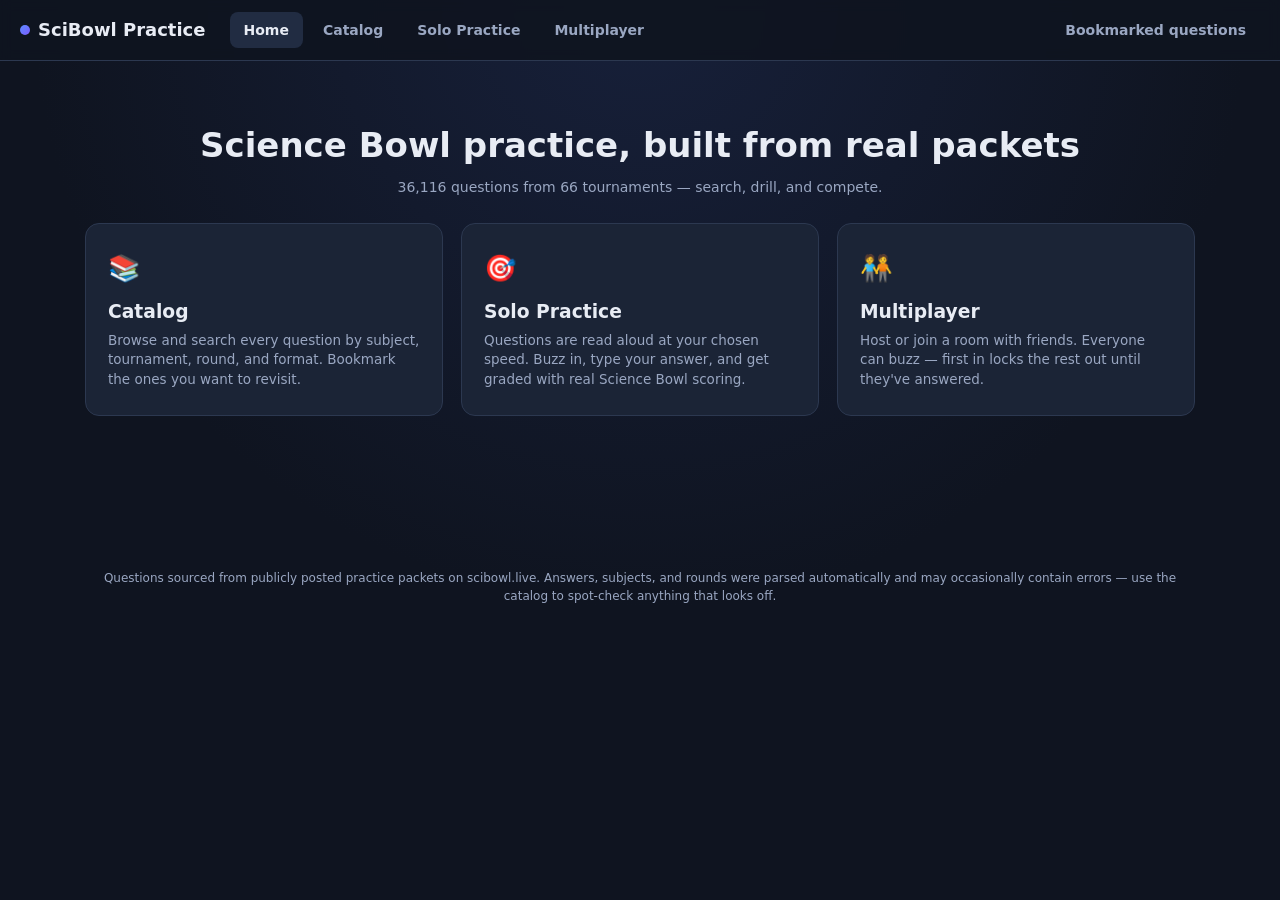
<file: index.html>
<!DOCTYPE html>
<html lang="en">
<head>
<meta charset="UTF-8" />
<meta name="viewport" content="width=device-width, initial-scale=1.0" />
<title>SciBowl Practice</title>
<link rel="stylesheet" href="css/style.css" />
</head>
<body>
<nav class="nav">
  <div class="brand"><span class="dot"></span> SciBowl Practice</div>
  <a class="navlink active" href="index.html">Home</a>
  <a class="navlink" href="catalog.html">Catalog</a>
  <a class="navlink" href="solo.html">Solo Practice</a>
  <a class="navlink" href="multiplayer.html">Multiplayer</a>
  <div class="spacer"></div>
  <a class="navlink" href="bookmarks.html">Bookmarked questions</a>
</nav>

<div class="hero">
  <h1>Science Bowl practice, built from real packets</h1>
  <p class="subtitle" id="tagline">Loading question bank…</p>

  <div class="mode-grid container" style="padding-top:0;">
    <a class="mode-card" href="catalog.html">
      <div class="icon">📚</div>
      <h3>Catalog</h3>
      <p>Browse and search every question by subject, tournament, round, and format. Bookmark the ones you want to revisit.</p>
    </a>
    <a class="mode-card" href="solo.html">
      <div class="icon">🎯</div>
      <h3>Solo Practice</h3>
      <p>Questions are read aloud at your chosen speed. Buzz in, type your answer, and get graded with real Science Bowl scoring.</p>
    </a>
    <a class="mode-card" href="multiplayer.html">
      <div class="icon">🧑‍🤝‍🧑</div>
      <h3>Multiplayer</h3>
      <p>Host or join a room with friends. Everyone can buzz — first in locks the rest out until they've answered.</p>
    </a>
  </div>
</div>

<div class="container">
  <div class="footer-note">
    Questions sourced from publicly posted practice packets on scibowl.live. Answers, subjects, and rounds were parsed automatically and may occasionally contain errors — use the catalog to spot-check anything that looks off.
  </div>
</div>

<script src="js/data.js"></script>
<script>
  SBData.load().then(() => {
    const n = SBData.meta.totalQuestions.toLocaleString();
    const t = SBData.meta.tournaments.length;
    document.getElementById('tagline').textContent = `${n} questions from ${t} tournaments — search, drill, and compete.`;
  }).catch(() => {
    document.getElementById('tagline').textContent = 'Could not load the question bank. Try refreshing.';
  });
</script>
</body>
</html>
</file>
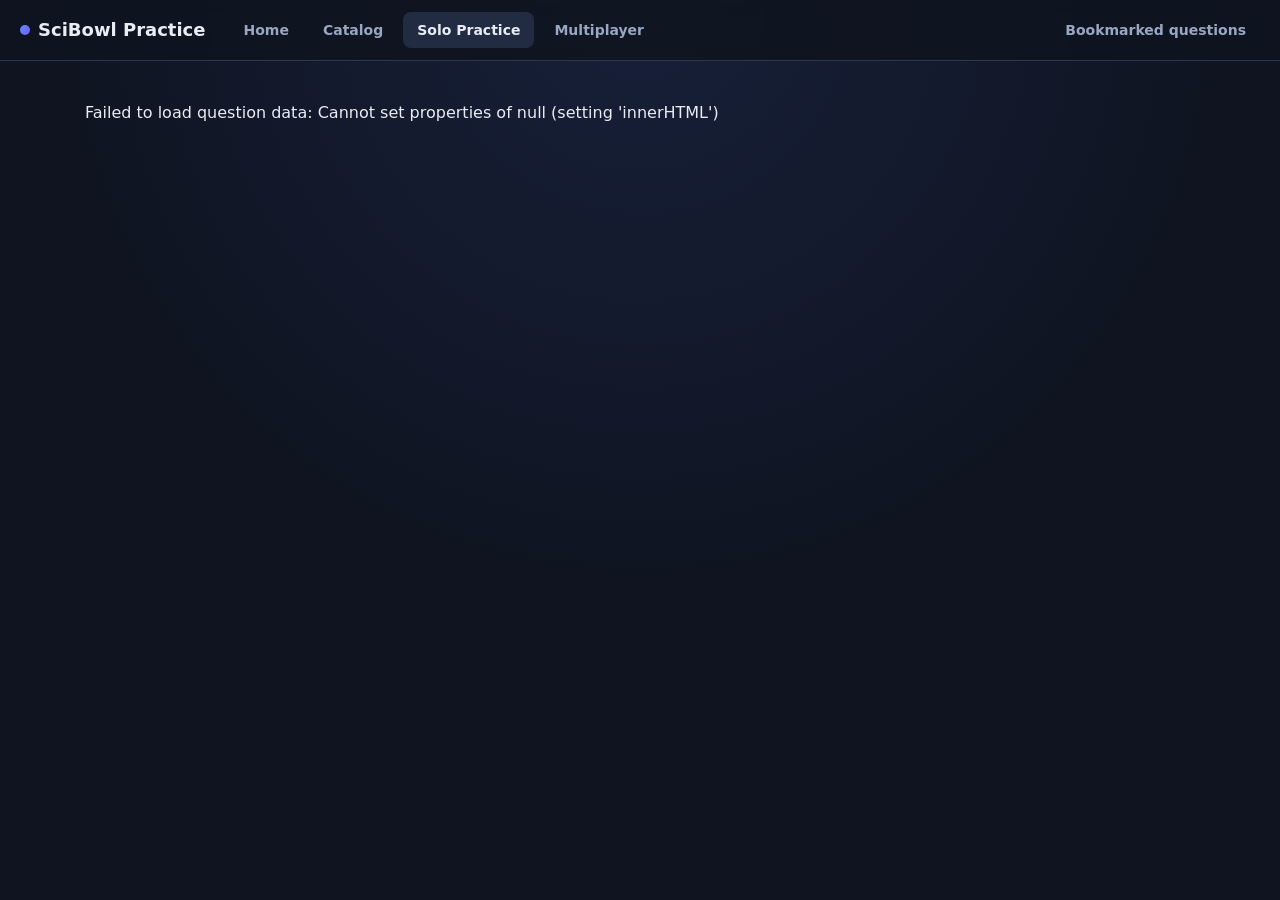
<file: solo.html>
<!DOCTYPE html>
<html lang="en">
<head>
<meta charset="UTF-8" />
<meta name="viewport" content="width=device-width, initial-scale=1.0" />
<title>Solo Practice · SciBowl Practice</title>
<link rel="stylesheet" href="css/style.css" />
</head>
<body>
<nav class="nav">
  <div class="brand"><span class="dot"></span> SciBowl Practice</div>
  <a class="navlink" href="index.html">Home</a>
  <a class="navlink" href="catalog.html">Catalog</a>
  <a class="navlink active" href="solo.html">Solo Practice</a>
  <a class="navlink" href="multiplayer.html">Multiplayer</a>
  <div class="spacer"></div>
  <a class="navlink" href="bookmarks.html">Bookmarked questions</a>
</nav>

<!-- ============== SETUP SCREEN ============== -->
<div class="container" id="setupScreen">
  <h1>Solo Practice</h1>
  <p class="subtitle">Pick what you want to drill, then start. Questions and answer choices reveal themselves on screen — buzz in with <kbd>Space</kbd> whenever you're ready.</p>

  <div class="setup-grid">
    <div class="panel">
      <div class="filter-head">
        <div class="section-title" style="margin:0;">Filters</div>
        <div class="filter-actions">
          <button class="btn small ghost" id="selectAllBtn">Select all</button>
          <button class="btn small ghost" id="clearFiltersBtn">Clear all</button>
        </div>
      </div>

      <div class="section-title">Subject</div>
      <div class="chip-row" id="subjectChips"></div>

      <div class="section-title">Round</div>
      <div class="dual-slider" id="roundSlider">
        <div class="track"></div>
        <div class="range-fill" id="roundSliderFill"></div>
        <input type="range" id="roundMin" min="1" max="17" value="1" step="1" />
        <input type="range" id="roundMax" min="1" max="17" value="17" step="1" />
      </div>
      <div class="round-range-label" id="roundRangeLabel">Rounds 1–17</div>
      <label style="display:flex; align-items:center; gap:8px; cursor:pointer; margin-top:8px;">
        <input type="checkbox" id="includeUnlabeledRounds" checked /> Include unlabeled rounds
      </label>

      <div class="section-title">Question type</div>
      <div class="chip-row" id="qtypeChips"></div>

      <div class="section-title">Format</div>
      <div class="chip-row" id="formatChips"></div>

      <div class="section-title">Tournament</div>
      <select id="tournamentSelect" style="width:100%; max-width: 420px;">
        <option value="">All tournaments</option>
      </select>

      <div class="section-title">Other</div>
      <label style="display:flex; align-items:center; gap:8px; cursor:pointer; margin-bottom:8px;">
        <input type="checkbox" id="bookmarkedOnly" /> Only play my bookmarked questions
      </label>
      <label style="display:flex; align-items:center; gap:8px; cursor:pointer;">
        <input type="checkbox" id="includeVisual" /> Include visual bonuses (reference an image we can't show)
      </label>
    </div>

    <div class="panel">
      <div class="section-title" style="margin-top:0;">Reveal speed</div>
      <div class="slider-row">
        <input type="range" id="rateSlider" min="0.5" max="2.5" step="0.1" value="1" />
        <span class="slider-value" id="rateValue">1.0×</span>
      </div>
      <p class="small-note">Questions type themselves onto the screen instead of being read aloud — this controls how fast.</p>

      <div style="margin-top:22px;">
        <button class="btn primary" id="startBtn" style="width:100%; justify-content:center; font-size:15px; padding:12px;">Start practice</button>
        <p class="small-note" id="matchCount" style="margin-top:10px;"></p>
      </div>
    </div>
  </div>

  <div class="section-title">Shortcuts</div>
  <div class="panel small-note">
    <kbd>Space</kbd> buzz in &nbsp;·&nbsp; <kbd>Enter</kbd> submit answer &nbsp;·&nbsp; <kbd>N</kbd> next / skip &nbsp;·&nbsp;
    <kbd>Q</kbd> override grading &nbsp;·&nbsp; <kbd>B</kbd> bookmark &nbsp;·&nbsp; <kbd>P</kbd> pause
  </div>
</div>

<!-- ============== GAME SCREEN ============== -->
<div class="game-wrap" id="gameScreen" style="display:none;">
  <div class="score-bar">
    <div class="stat-group">
      <div class="stat-pill correct"><span class="n" id="correctCount">0</span><span class="l">Correct</span></div>
      <div class="stat-pill incorrect"><span class="n" id="incorrectCount">0</span><span class="l">Incorrect</span></div>
      <div class="stat-pill skipped"><span class="n" id="skippedCount">0</span><span class="l">Skipped</span></div>
    </div>
    <div style="display:flex; gap:8px; align-items:center;">
      <span class="pause-badge" id="pauseBadge" style="display:none;">⏸ Paused</span>
      <button class="btn small" id="pauseBtn">Pause (P)</button>
    </div>
  </div>

  <div class="meta-strip" id="metaStrip"></div>

  <div class="question-panel">
    <div class="status-pill" id="statusPill" style="display:none;"></div>
    <div class="reveal-tags" id="revealTags">
      <span class="tag" id="revealSubjectTag"></span>
      <span class="tag" id="revealFormatTag"></span>
      <span class="tag" id="revealQtypeTag"></span>
    </div>
    <div class="q-display" id="qDisplay"></div>
    <div class="choices-display" id="choicesDisplay" style="display:none;">
      <div class="choice-box" data-letter="W"><span class="letter">W)</span><span class="choice-text" id="choiceTextW"></span></div>
      <div class="choice-box" data-letter="X"><span class="letter">X)</span><span class="choice-text" id="choiceTextX"></span></div>
      <div class="choice-box" data-letter="Y"><span class="letter">Y)</span><span class="choice-text" id="choiceTextY"></span></div>
      <div class="choice-box" data-letter="Z"><span class="letter">Z)</span><span class="choice-text" id="choiceTextZ"></span></div>
    </div>

    <div class="timer-row" id="timerRow" style="display:none;">
      <div class="timer-bar-track"><div class="timer-bar-fill" id="timerFill"></div></div>
      <div class="timer-label" id="timerLabel">4.0s</div>
    </div>

    <div class="answer-input-row" id="answerRow" style="display:none;">
      <input type="text" id="answerInput" placeholder="Type your answer and press Enter…" autocomplete="off" />
      <button class="btn primary" id="submitAnswerBtn">Submit</button>
    </div>

    <div class="reveal-box" id="revealBox" style="display:none;"></div>

    <div class="controls-row">
      <button class="btn icon-btn" id="bookmarkBtn" title="Bookmark (B)">☆</button>
      <button class="btn primary" id="buzzBtn" style="display:none;">🔔 Buzz in (Space)</button>
      <button class="btn" id="nextBtn">Next / Skip (N)</button>
      <button class="btn ghost" id="overrideBtn" style="display:none;">↺ Override grading (Q)</button>
      <span class="shortcut-hint">Space buzz · N next/skip · Q override · B bookmark · P pause</span>
    </div>
  </div>

  <div class="section-title">Previous questions</div>
  <div class="q-log" id="questionLog"></div>
</div>

<script src="js/data.js"></script>
<script src="js/answer-check.js"></script>
<script src="js/reveal.js"></script>
<script src="js/solo.js"></script>
</body>
</html>
</file>
<file: css/style.css>
:root {
  --bg: #0f1420;
  --bg-alt: #161d2e;
  --panel: #1b2436;
  --panel-2: #212c42;
  --border: #2c3850;
  --text: #e8ecf4;
  --text-dim: #9aa7c2;
  --accent: #5b8cff;
  --accent-2: #7c5cff;
  --good: #35c281;
  --bad: #ef5a6f;
  --warn: #e8b445;
  --math: #5b8cff;
  --phys: #7c5cff;
  --bio: #35c281;
  --chem: #e8b445;
  --ess: #38c6d9;
  --energy: #ef8a5a;
  --other: #9aa7c2;
  --radius: 10px;
  --shadow: 0 4px 18px rgba(0,0,0,0.35);
}

* { box-sizing: border-box; }
html, body { height: 100%; }
body {
  margin: 0;
  background: radial-gradient(circle at top, #17203a 0%, var(--bg) 55%);
  color: var(--text);
  font-family: 'Segoe UI', system-ui, -apple-system, Roboto, Helvetica, Arial, sans-serif;
  line-height: 1.45;
}

a { color: var(--accent); text-decoration: none; }
a:hover { text-decoration: underline; }

.nav {
  display: flex;
  align-items: center;
  gap: 6px;
  padding: 12px 20px;
  background: rgba(15, 20, 32, 0.9);
  border-bottom: 1px solid var(--border);
  position: sticky;
  top: 0;
  z-index: 50;
  backdrop-filter: blur(6px);
}
.nav .brand {
  font-weight: 700;
  font-size: 18px;
  margin-right: 18px;
  display: flex;
  align-items: center;
  gap: 8px;
  color: var(--text);
}
.nav .brand .dot { width: 10px; height: 10px; border-radius: 50%; background: linear-gradient(135deg, var(--accent), var(--accent-2)); display: inline-block; }
.nav a.navlink {
  padding: 8px 14px;
  border-radius: 8px;
  color: var(--text-dim);
  font-weight: 600;
  font-size: 14px;
}
.nav a.navlink:hover { color: var(--text); text-decoration: none; background: var(--panel); }
.nav a.navlink.active { color: var(--text); background: var(--panel-2); }
.nav .spacer { flex: 1; }
.nav .bookmark-count { font-size: 13px; color: var(--text-dim); }

.container { max-width: 1150px; margin: 0 auto; padding: 24px 20px 60px; }

h1, h2, h3 { color: var(--text); font-weight: 700; }
h1 { font-size: 26px; margin: 0 0 6px; }
h2 { font-size: 19px; }
.subtitle { color: var(--text-dim); margin: 0 0 22px; font-size: 14px; }

.panel {
  background: var(--panel);
  border: 1px solid var(--border);
  border-radius: var(--radius);
  padding: 18px;
  box-shadow: var(--shadow);
}

.btn {
  display: inline-flex;
  align-items: center;
  gap: 6px;
  border: 1px solid var(--border);
  background: var(--panel-2);
  color: var(--text);
  padding: 9px 16px;
  border-radius: 8px;
  font-size: 14px;
  font-weight: 600;
  cursor: pointer;
  transition: transform .05s ease, background .15s ease, border-color .15s ease;
}
.btn:hover { background: #29354e; border-color: #3a4968; }
.btn:active { transform: scale(0.97); }
.btn.primary { background: linear-gradient(135deg, var(--accent), var(--accent-2)); border-color: transparent; }
.btn.primary:hover { filter: brightness(1.08); }
.btn.good { background: var(--good); border-color: transparent; color: #06301c; }
.btn.bad { background: var(--bad); border-color: transparent; color: #340810; }
.btn.ghost { background: transparent; }
.btn:disabled { opacity: 0.45; cursor: not-allowed; }
.btn.small { padding: 6px 10px; font-size: 12.5px; }

input[type="text"], input[type="search"], select, textarea {
  background: var(--bg-alt);
  border: 1px solid var(--border);
  color: var(--text);
  padding: 9px 12px;
  border-radius: 8px;
  font-size: 14px;
  outline: none;
  font-family: inherit;
}
input[type="text"]:focus, input[type="search"]:focus, select:focus, textarea:focus {
  border-color: var(--accent);
}
input[type="range"] { accent-color: var(--accent); }

.chip {
  display: inline-flex;
  align-items: center;
  gap: 6px;
  padding: 5px 11px;
  border-radius: 999px;
  font-size: 12.5px;
  font-weight: 700;
  letter-spacing: .2px;
  border: 1px solid transparent;
  background: var(--panel-2);
  color: var(--text-dim);
  cursor: pointer;
  user-select: none;
}
.chip.active { color: #fff; }
.chip[data-subject="math"].active { background: var(--math); }
.chip[data-subject="phys"].active { background: var(--phys); }
.chip[data-subject="bio"].active { background: var(--bio); }
.chip[data-subject="chem"].active { background: var(--chem); color: #201700;}
.chip[data-subject="ess"].active { background: var(--ess); color: #001a1e;}
.chip[data-subject="energy"].active { background: var(--energy); }
.chip[data-subject="other"].active { background: var(--other); color: #14181f; }
.chip.active:not([data-subject]) { background: var(--accent); }

.tag {
  display: inline-flex;
  align-items: center;
  padding: 2px 9px;
  border-radius: 6px;
  font-size: 11.5px;
  font-weight: 700;
  text-transform: uppercase;
  letter-spacing: .3px;
}
.tag.subject-math { background: rgba(91,140,255,.18); color: #8fb0ff; }
.tag.subject-phys { background: rgba(124,92,255,.18); color: #b7a4ff; }
.tag.subject-bio { background: rgba(53,194,129,.18); color: #7fe0af; }
.tag.subject-chem { background: rgba(232,180,69,.18); color: #f3cd77; }
.tag.subject-ess { background: rgba(56,198,217,.18); color: #7fe3f0; }
.tag.subject-energy { background: rgba(239,138,90,.18); color: #f7ab82; }
.tag.subject-other { background: rgba(154,167,194,.18); color: #c3cbdd; }
.tag.fmt { background: var(--bg-alt); color: var(--text-dim); }
.tag.qtype-tossup { background: rgba(91,140,255,.15); color: #9db8ff; }
.tag.qtype-bonus { background: rgba(232,180,69,.15); color: #f3cd77; }
.tag.round { background: var(--bg-alt); color: var(--text-dim); }
.tag.visual-warn { background: rgba(232,180,69,.18); color: var(--warn); text-transform: none; }

.grid-filters {
  display: grid;
  grid-template-columns: repeat(auto-fit, minmax(220px, 1fr));
  gap: 16px;
}
.field-label { font-size: 12.5px; font-weight: 700; text-transform: uppercase; letter-spacing: .4px; color: var(--text-dim); margin-bottom: 8px; display:block; }
.chip-row { display: flex; flex-wrap: wrap; gap: 8px; }

.filter-head { display: flex; align-items: center; justify-content: space-between; margin-bottom: 4px; flex-wrap: wrap; gap: 8px; }
.filter-actions { display: flex; gap: 8px; }

.icon-btn {
  width: 36px; height: 36px; padding: 0; justify-content: center; font-size: 17px; line-height: 1;
}
.icon-btn.active { color: var(--warn); border-color: var(--warn); }

.q-card {
  background: var(--bg-alt);
  border: 1px solid var(--border);
  border-radius: var(--radius);
  padding: 14px 16px;
  margin-bottom: 10px;
}
.q-card .meta-row { display: flex; gap: 6px; flex-wrap: wrap; align-items: center; margin-bottom: 8px; }
.q-card .q-text { font-size: 15px; margin: 6px 0; }
.q-card .a-text { color: var(--good); font-weight: 700; font-size: 14px; }
.q-card .src { color: var(--text-dim); font-size: 12px; margin-top: 6px; }
.q-card .choices { color: var(--text-dim); font-size: 13.5px; margin: 4px 0; }
.q-card .actions { display:flex; gap:8px; margin-top:10px; }

.empty-state { text-align: center; color: var(--text-dim); padding: 60px 20px; }

.pagination { display: flex; align-items: center; justify-content: center; gap: 10px; margin-top: 18px; }
.pagination span { color: var(--text-dim); font-size: 13px; }

/* ---------------- Solo / Multiplayer game screen ---------------- */
.game-wrap { max-width: 880px; margin: 0 auto; padding: 26px 20px 80px; }
.game-wrap.mp-layout { max-width: 1150px; }
.score-bar {
  display: flex; align-items: center; justify-content: space-between;
  background: var(--panel); border: 1px solid var(--border); border-radius: var(--radius);
  padding: 12px 18px; margin-bottom: 18px; gap: 12px; flex-wrap: wrap;
}
.score-bar .score { font-size: 22px; font-weight: 800; }
.score-bar .score.neg { color: var(--bad); }
.score-bar .score.pos { color: var(--good); }
.qcount { color: var(--text-dim); font-size: 13px; }

.stat-group { display: flex; gap: 10px; }
.stat-pill { display: flex; flex-direction: column; align-items: center; min-width: 56px; }
.stat-pill .n { font-size: 19px; font-weight: 800; line-height: 1.1; }
.stat-pill .l { font-size: 10.5px; text-transform: uppercase; letter-spacing: .3px; color: var(--text-dim); }
.stat-pill.correct .n { color: var(--good); }
.stat-pill.incorrect .n { color: var(--bad); }
.stat-pill.skipped .n { color: var(--text-dim); }

.pause-badge {
  display: inline-flex; align-items: center; gap: 4px; font-size: 12.5px; font-weight: 700;
  color: var(--warn); background: rgba(232,180,69,.14); padding: 5px 10px; border-radius: 999px;
}

.meta-strip { display: flex; gap: 8px; flex-wrap: wrap; margin-bottom: 14px; }

.question-panel {
  background: var(--panel);
  border: 1px solid var(--border);
  border-radius: var(--radius);
  padding: 28px 26px;
  min-height: 220px;
  box-shadow: var(--shadow);
  position: relative;
}
.question-panel .q-display { font-size: 19px; line-height: 1.6; white-space: pre-wrap; }
.choices-display { margin-top: 16px; display: grid; grid-template-columns: 1fr 1fr; gap: 10px; }
.choice-box { border: 1px solid var(--border); background: var(--bg-alt); border-radius: 8px; padding: 10px 12px; font-size: 14.5px; }
.choice-box .letter { color: var(--accent); font-weight: 800; margin-right: 6px; }
.choice-box.reveal-correct { border-color: var(--good); background: rgba(53,194,129,.12); }
.choice-box.clickable { cursor: pointer; transition: border-color .12s ease, background .12s ease; }
.choice-box.clickable:hover { border-color: var(--accent); background: var(--panel-2); }

.timer-row { display: flex; align-items: center; gap: 12px; margin-top: 20px; }
.timer-bar-track { flex: 1; height: 10px; border-radius: 6px; background: var(--bg-alt); overflow: hidden; border: 1px solid var(--border); }
.timer-bar-fill { height: 100%; background: linear-gradient(90deg, var(--accent), var(--accent-2)); width: 100%; transition: width .1s linear; }
.timer-bar-fill.answer { background: linear-gradient(90deg, var(--warn), var(--bad)); }
.timer-label { font-variant-numeric: tabular-nums; color: var(--text-dim); font-size: 13px; min-width: 40px; text-align: right; }

.status-pill {
  display:inline-flex; align-items:center; gap:6px; padding: 4px 12px; border-radius: 999px;
  font-size: 12.5px; font-weight: 700; background: var(--bg-alt); color: var(--text-dim); margin-bottom: 12px;
}
.status-pill.live { color: #fff; background: var(--accent); }
.status-pill.buzzed { background: var(--warn); color: #241a00; }
.status-pill.answering { background: var(--accent-2); color: #fff; }
.status-pill.correct { background: var(--good); color: #06301c; }
.status-pill.incorrect { background: var(--bad); color: #340810; }
.status-pill.revealed { background: var(--panel-2); }

.answer-input-row { display: flex; gap: 10px; margin-top: 18px; }
.answer-input-row input { flex: 1; font-size: 16px; padding: 12px 14px; }

.reveal-box {
  margin-top: 20px; padding: 16px 18px; border-radius: var(--radius);
  background: var(--bg-alt); border: 1px solid var(--border);
}
.reveal-box .ans-line { font-size: 16px; color: var(--good); font-weight: 700; margin-bottom: 6px; }
.reveal-box .alt-line { color: var(--text-dim); font-size: 13px; margin-bottom: 3px; }
.reveal-box .src-line { color: var(--text-dim); font-size: 12.5px; margin-top: 10px; }

.controls-row { display: flex; gap: 10px; margin-top: 20px; flex-wrap: wrap; align-items: center; }
.shortcut-hint { color: var(--text-dim); font-size: 12px; margin-left: auto; }
kbd {
  background: var(--bg-alt); border: 1px solid var(--border); border-bottom-width: 2px;
  border-radius: 5px; padding: 1px 6px; font-size: 11.5px; font-family: inherit; color: var(--text);
}

.setup-grid { display: grid; grid-template-columns: 2fr 1fr; gap: 20px; align-items: start; }
@media (max-width: 820px) { .setup-grid { grid-template-columns: 1fr; } .choices-display { grid-template-columns: 1fr; } }

.slider-row { display: flex; align-items: center; gap: 12px; }
.slider-row input[type=range] { flex: 1; }
.slider-value { min-width: 54px; text-align: right; color: var(--text-dim); font-size: 13px; }

.section-title { font-size: 13px; text-transform: uppercase; letter-spacing: .5px; color: var(--text-dim); font-weight: 700; margin: 22px 0 10px; }
.section-title:first-child { margin-top: 0; }

.q-log { display: flex; flex-wrap: wrap; gap: 6px; margin-top: 22px; padding-top: 16px; border-top: 1px solid var(--border); }
.q-log-chip { width: 14px; height: 14px; border-radius: 4px; background: var(--bg-alt); border: 1px solid var(--border); cursor: default; }
.q-log-chip.correct { background: var(--good); border-color: transparent; }
.q-log-chip.incorrect { background: var(--bad); border-color: transparent; }
.q-log-chip.skipped { background: var(--text-dim); border-color: transparent; opacity: .55; }

.mp-layout { display: flex; gap: 22px; align-items: flex-start; }
.mp-main { flex: 1; min-width: 0; }
.mp-sidebar {
  width: 260px; flex-shrink: 0; background: var(--panel); border: 1px solid var(--border);
  border-radius: var(--radius); padding: 16px; position: sticky; top: 76px;
}
@media (max-width: 900px) {
  .mp-layout { flex-direction: column; }
  .mp-sidebar { width: 100%; position: static; }
}

.summary-row { display: flex; gap: 14px; flex-wrap: wrap; margin-top: 18px; }
.summary-stat { background: var(--bg-alt); border: 1px solid var(--border); border-radius: 10px; padding: 12px 18px; min-width: 110px; text-align:center; }
.summary-stat .n { font-size: 22px; font-weight: 800; }
.summary-stat .l { font-size: 11.5px; color: var(--text-dim); text-transform: uppercase; }

.hero {
  text-align: center; padding: 60px 20px 30px;
}
.hero h1 { font-size: 34px; }
.mode-grid { display: grid; grid-template-columns: repeat(3, 1fr); gap: 18px; margin-top: 26px; }
@media (max-width: 760px) { .mode-grid { grid-template-columns: 1fr; } }
.mode-card {
  background: var(--panel); border: 1px solid var(--border); border-radius: 14px;
  padding: 26px 22px; text-align: left; transition: transform .12s ease, border-color .12s ease;
}
.mode-card:hover { transform: translateY(-3px); border-color: var(--accent); text-decoration: none; }
.mode-card h3 { margin: 10px 0 6px; }
.mode-card p { color: var(--text-dim); font-size: 13.5px; margin: 0; }
.mode-card .icon { font-size: 26px; }

.mp-players { display: flex; flex-direction: column; gap: 8px; margin-top: 10px; }
.mp-player-row {
  display:flex; align-items:center; justify-content:space-between; gap: 10px;
  background: var(--bg-alt); border: 1px solid var(--border); border-radius: 8px; padding: 10px 14px;
}
.mp-player-row.me { border-color: var(--accent); }
.mp-player-row .name { font-weight: 700; }
.mp-player-row .pts { font-variant-numeric: tabular-nums; font-weight: 800; }
.mp-player-row.buzzed { border-color: var(--warn); background: rgba(232,180,69,.08); }
.mp-player-row .badge { font-size: 11px; color: var(--text-dim); }

.room-code {
  font-family: 'Courier New', monospace; font-size: 26px; letter-spacing: 3px; font-weight: 800;
  background: var(--bg-alt); border: 1px dashed var(--border); border-radius: 10px; padding: 10px 18px;
  display: inline-block;
}

.small-note { color: var(--text-dim); font-size: 12.5px; }

.footer-note { text-align: center; color: var(--text-dim); font-size: 12px; margin-top: 40px; }

::-webkit-scrollbar { width: 10px; height: 10px; }
::-webkit-scrollbar-thumb { background: var(--border); border-radius: 6px; }
::-webkit-scrollbar-track { background: transparent; }
</file>
